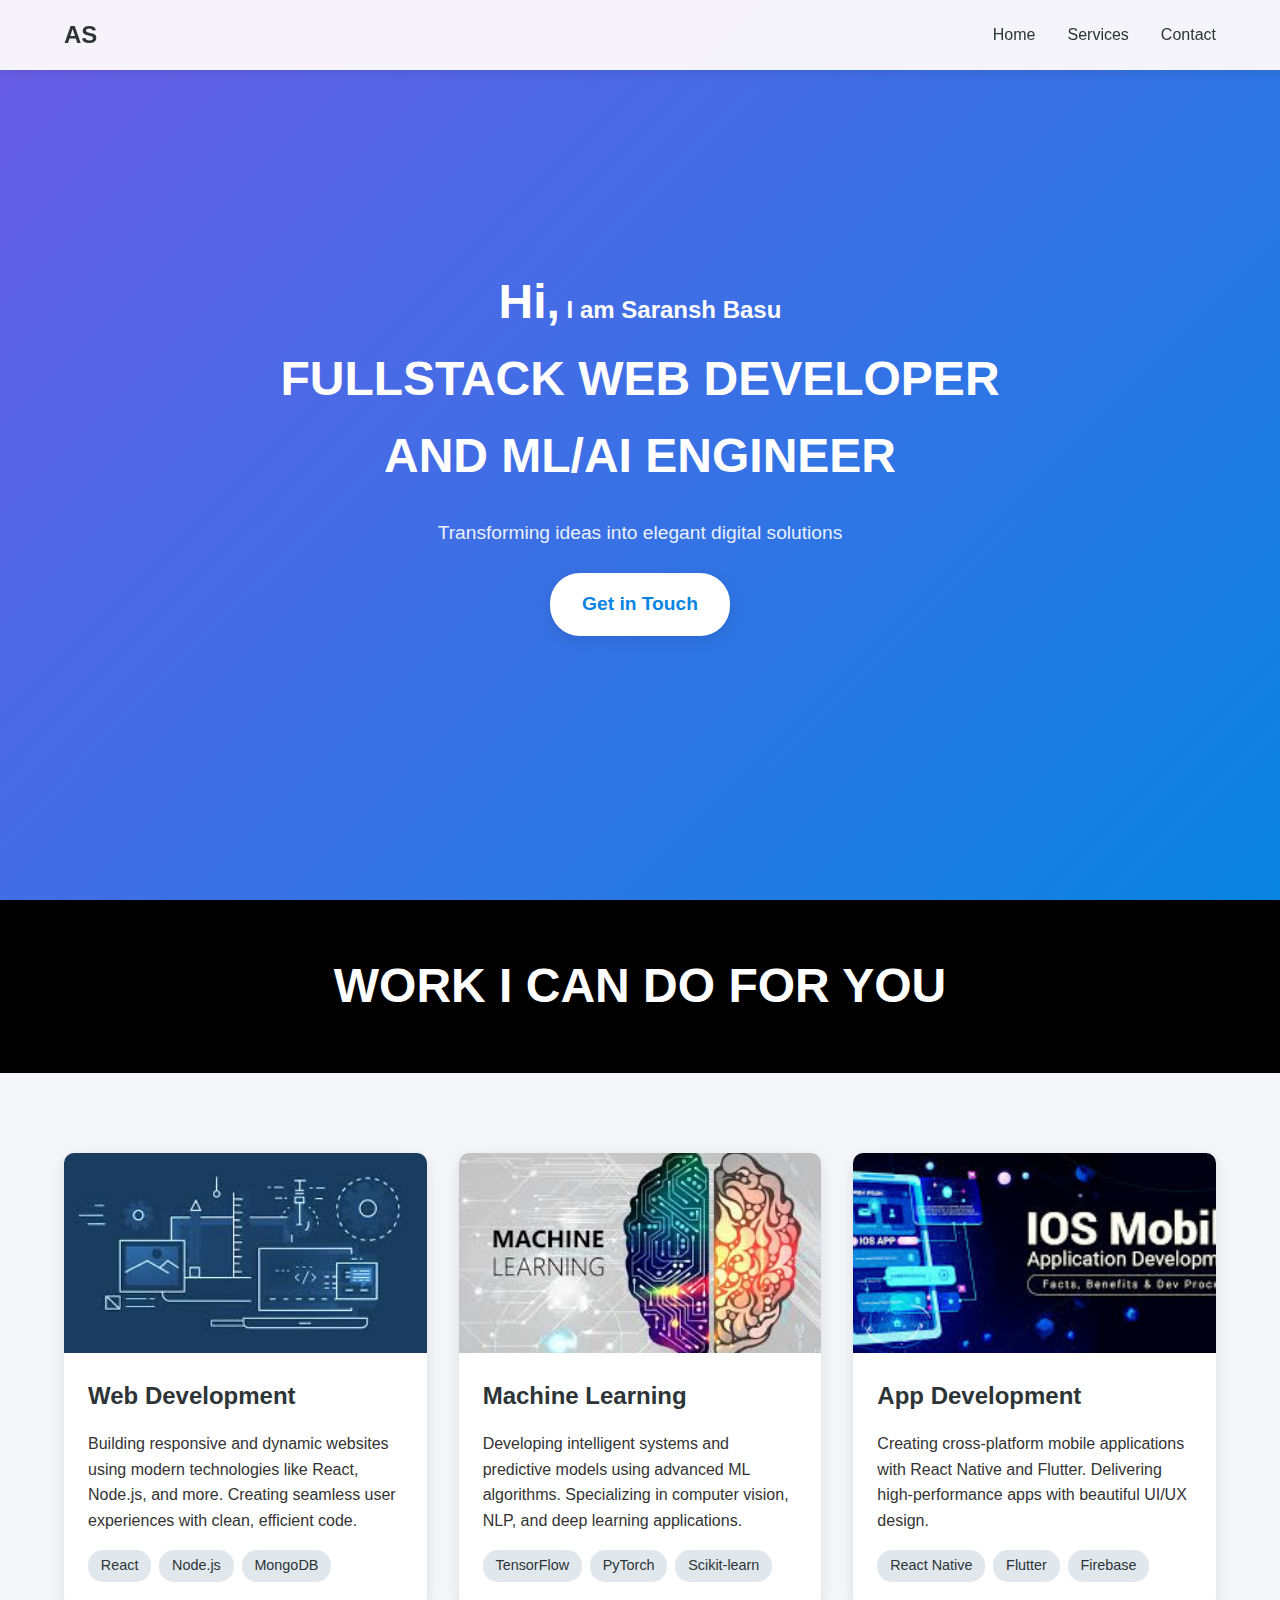
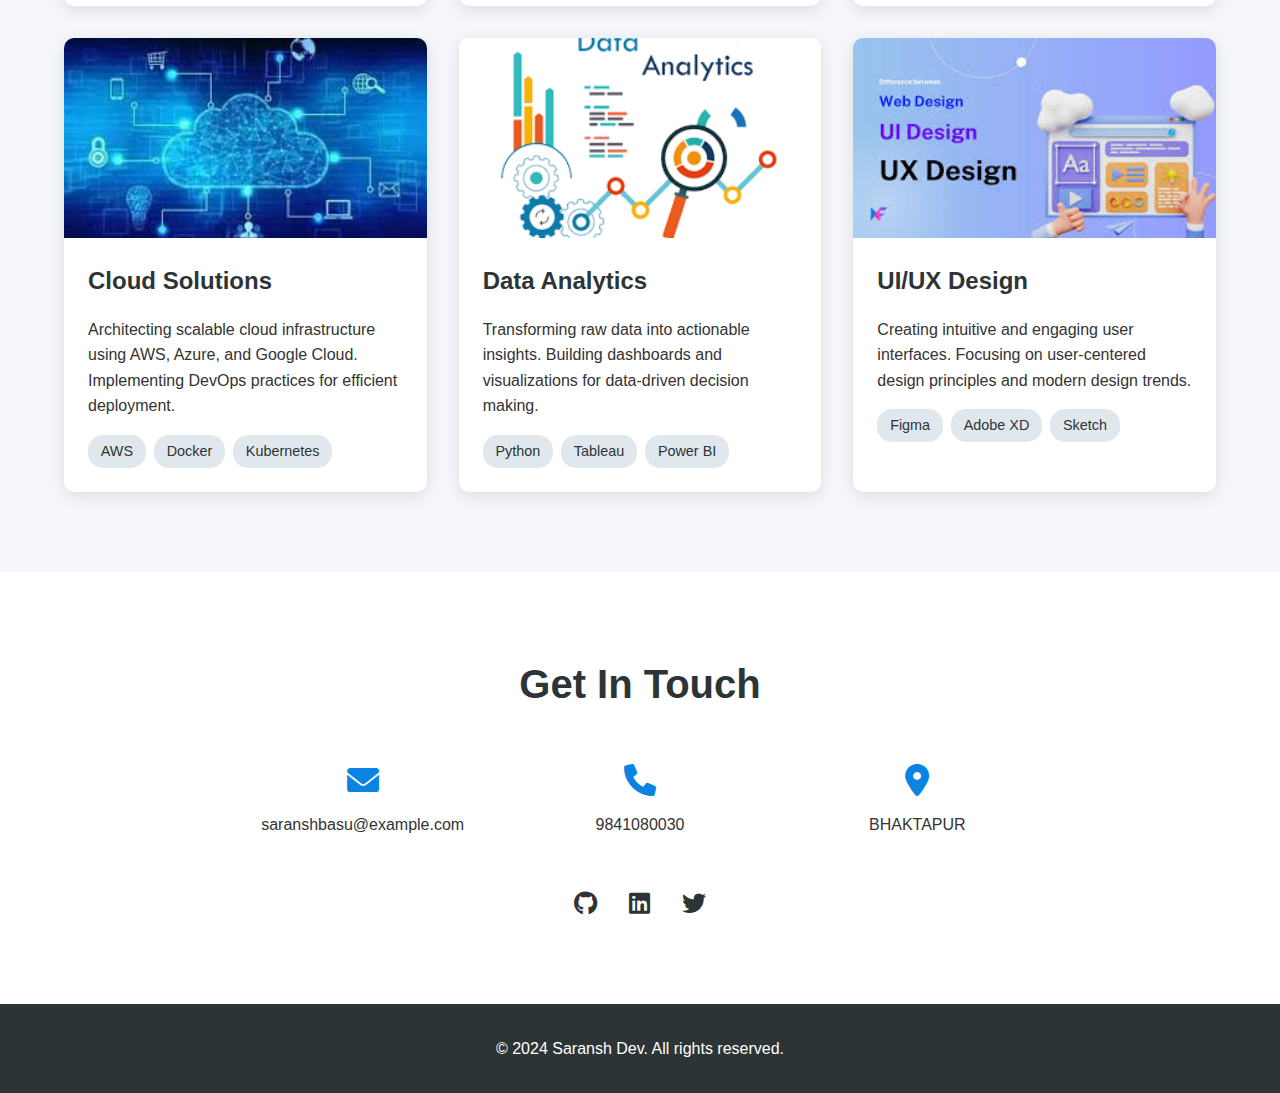
<file: developers landing page/index.html>
<!DOCTYPE html>
<html lang="en">
<head>
    <meta charset="UTF-8">
    <meta name="viewport" content="width=device-width, initial-scale=1.0">
    <meta http-equiv="X-UA-Compatible" content="ie=edge">
    <link rel="stylesheet" href="style.css">
    <link rel="stylesheet" href="https://cdnjs.cloudflare.com/ajax/libs/font-awesome/6.0.0/css/all.min.css">
    <title>SARANSH DEV</title>
</head>
<body>
    <nav class="navbar">
        <div class="logo">AS</div>
        <ul class="nav-links">
            <li><a href="#home">Home</a></li>
            <li><a href="#services">Services</a></li>
            <li><a href="#contact">Contact</a></li>
        </ul>
    </nav>

    <section class="hero" id="home">
        <div class="text_container">
            <h2><span class="lg_text">Hi,</span> I am Saransh Basu</h2>
            <h1 class="lg_text">FULLSTACK WEB DEVELOPER AND ML/AI ENGINEER</h1>
            <p class="hero-description">Transforming ideas into elegant digital solutions</p>
            <a href="#contact" class="cta-button">Get in Touch</a>
        </div>
    </section>

    <section class="black_box" id="services">
        <h1>WORK I CAN DO FOR YOU</h1>
    </section>

    <section class="work">
        <div class="card">
            <div class="images">
                <img src="download (1).jpeg" alt="Web Development">
            </div>
            <div class="work_card">
                <h2>Web Development</h2>
                <p>Building responsive and dynamic websites using modern technologies like React, Node.js, and more. Creating seamless user experiences with clean, efficient code.</p>
                <div class="tech-stack">
                    <span>React</span>
                    <span>Node.js</span>
                    <span>MongoDB</span>
                </div>
            </div>
        </div>

        <div class="card">
            <div class="images">
                <img src="download.jpeg" alt="Machine Learning">
            </div>
            <div class="work_card">
                <h2>Machine Learning</h2>
                <p>Developing intelligent systems and predictive models using advanced ML algorithms. Specializing in computer vision, NLP, and deep learning applications.</p>
                <div class="tech-stack">
                    <span>TensorFlow</span>
                    <span>PyTorch</span>
                    <span>Scikit-learn</span>
                </div>
            </div>
        </div>

        <div class="card">
            <div class="images">
                <img src="images.jpeg" alt="App Development">
            </div>
            <div class="work_card">
                <h2>App Development</h2>
                <p>Creating cross-platform mobile applications with React Native and Flutter. Delivering high-performance apps with beautiful UI/UX design.</p>
                <div class="tech-stack">
                    <span>React Native</span>
                    <span>Flutter</span>
                    <span>Firebase</span>
                </div>
            </div>
        </div>

        <div class="card">
            <div class="images">
                <img src="download (2).jpeg" alt="Cloud Solutions">
            </div>
            <div class="work_card">
                <h2>Cloud Solutions</h2>
                <p>Architecting scalable cloud infrastructure using AWS, Azure, and Google Cloud. Implementing DevOps practices for efficient deployment.</p>
                <div class="tech-stack">
                    <span>AWS</span>
                    <span>Docker</span>
                    <span>Kubernetes</span>
                </div>
            </div>
        </div>

        <div class="card">
            <div class="images">
                <img src="download.png" alt="Data Analytics">
            </div>
            <div class="work_card">
                <h2>Data Analytics</h2>
                <p>Transforming raw data into actionable insights. Building dashboards and visualizations for data-driven decision making.</p>
                <div class="tech-stack">
                    <span>Python</span>
                    <span>Tableau</span>
                    <span>Power BI</span>
                </div>
            </div>
        </div>

        <div class="card">
            <div class="images">
                <img src="images (1).jpeg" alt="UI/UX Design">
            </div>
            <div class="work_card">
                <h2>UI/UX Design</h2>
                <p>Creating intuitive and engaging user interfaces. Focusing on user-centered design principles and modern design trends.</p>
                <div class="tech-stack">
                    <span>Figma</span>
                    <span>Adobe XD</span>
                    <span>Sketch</span>
                </div>
            </div>
        </div>
    </section>

    <section class="contact" id="contact">
        <h2>Get In Touch</h2>
        <div class="contact-container">
            <div class="contact-info">
                <div class="contact-item">
                    <i class="fas fa-envelope"></i>
                    <p>saranshbasu@example.com</p>
                </div>
                <div class="contact-item">
                    <i class="fas fa-phone"></i>
                    <p>9841080030</p>
                </div>
                <div class="contact-item">
                    <i class="fas fa-map-marker-alt"></i>
                    <p>BHAKTAPUR</p>
                </div>
            </div>
            <div class="social-links">
                <a href="#"><i class="fab fa-github"></i></a>
                <a href="#"><i class="fab fa-linkedin"></i></a>
                <a href="#"><i class="fab fa-twitter"></i></a>
            </div>
        </div>
    </section>

    <footer>
        <p>&copy; 2024 Saransh Dev. All rights reserved.</p>
    </footer>
</body>
</html>
</file>
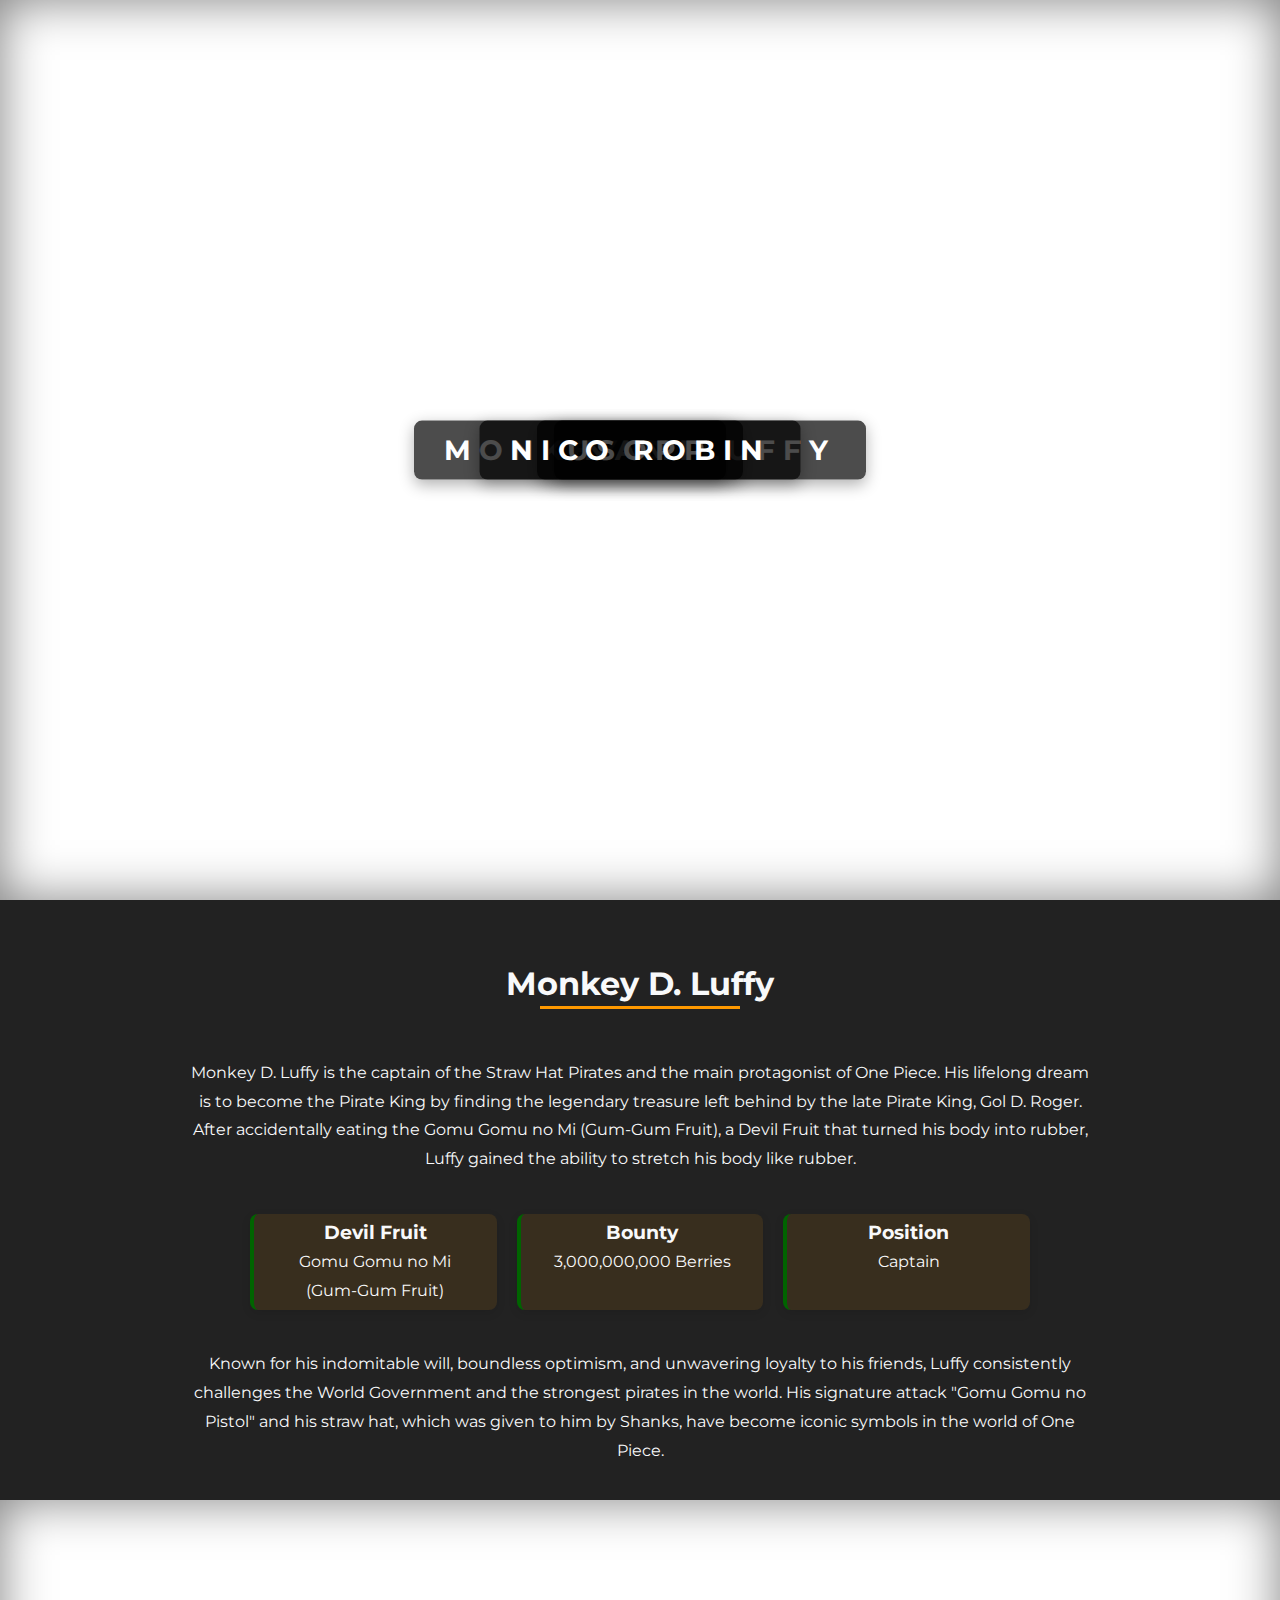
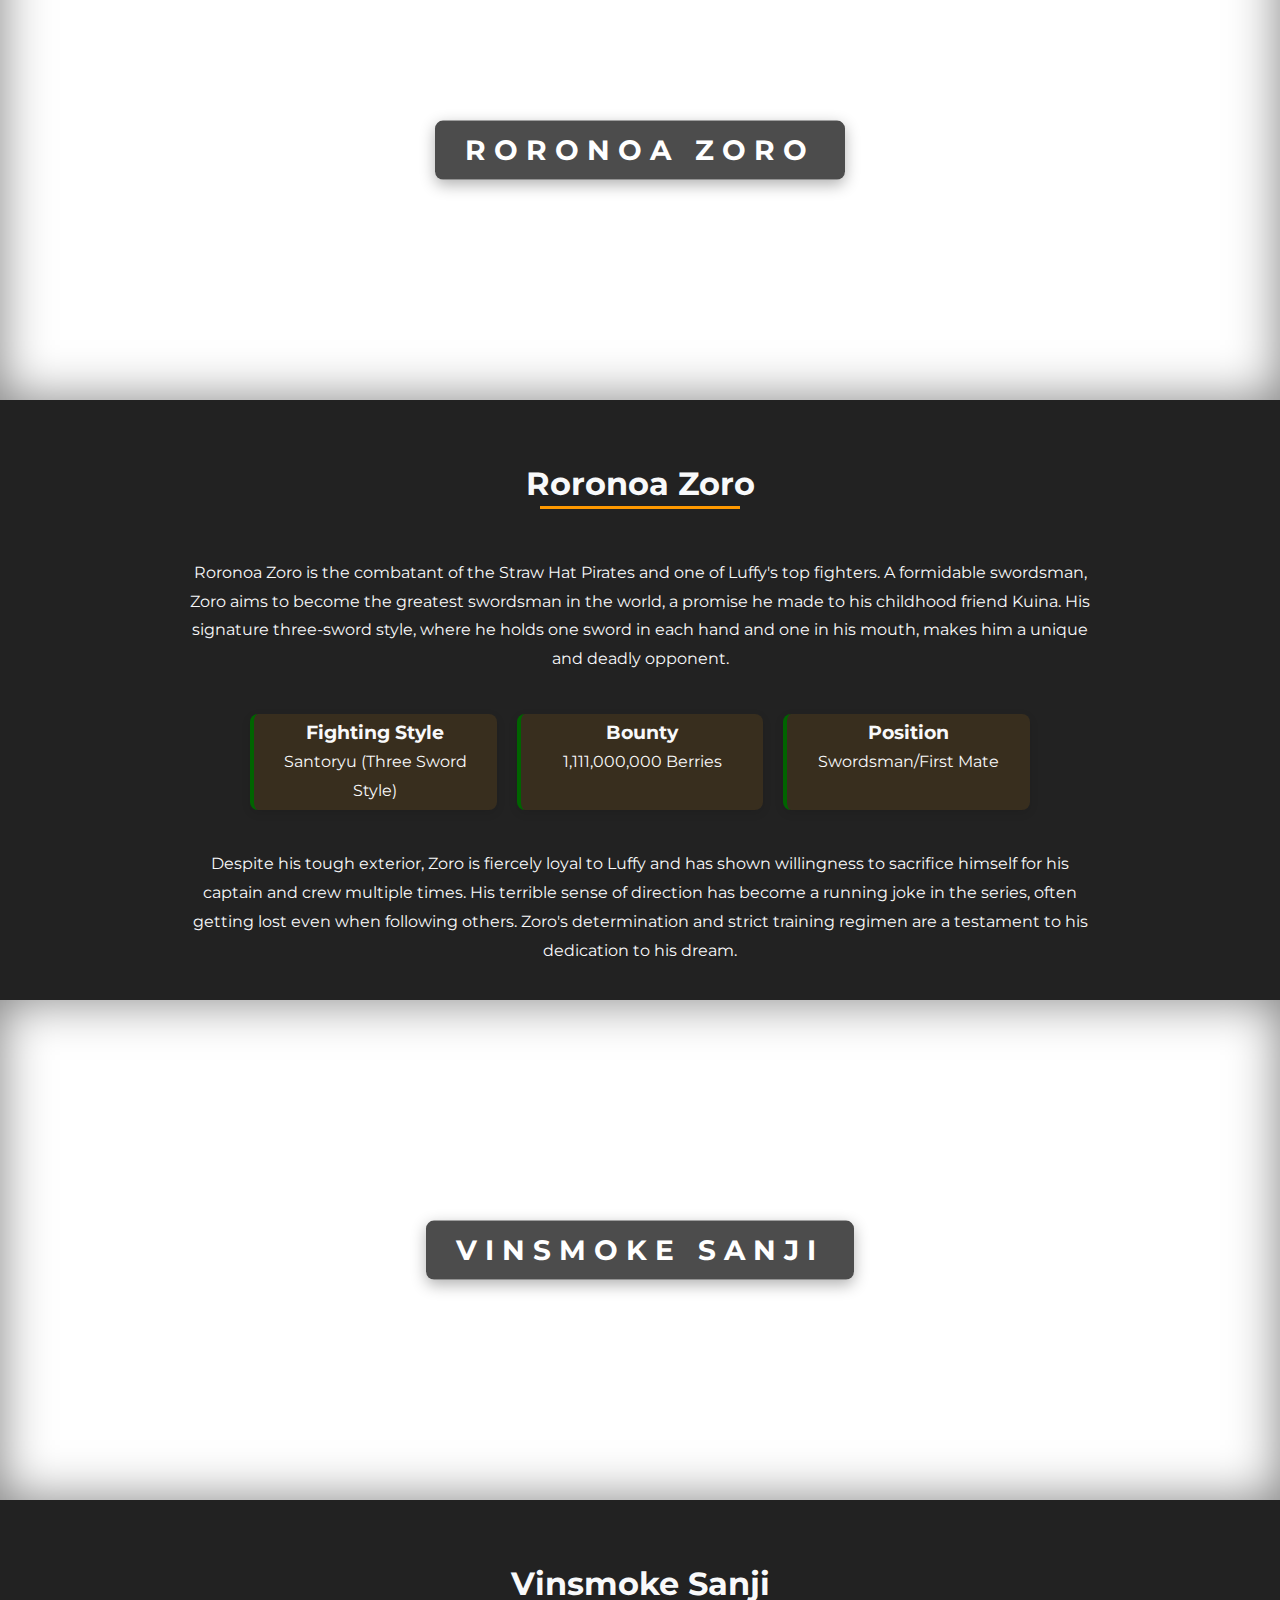
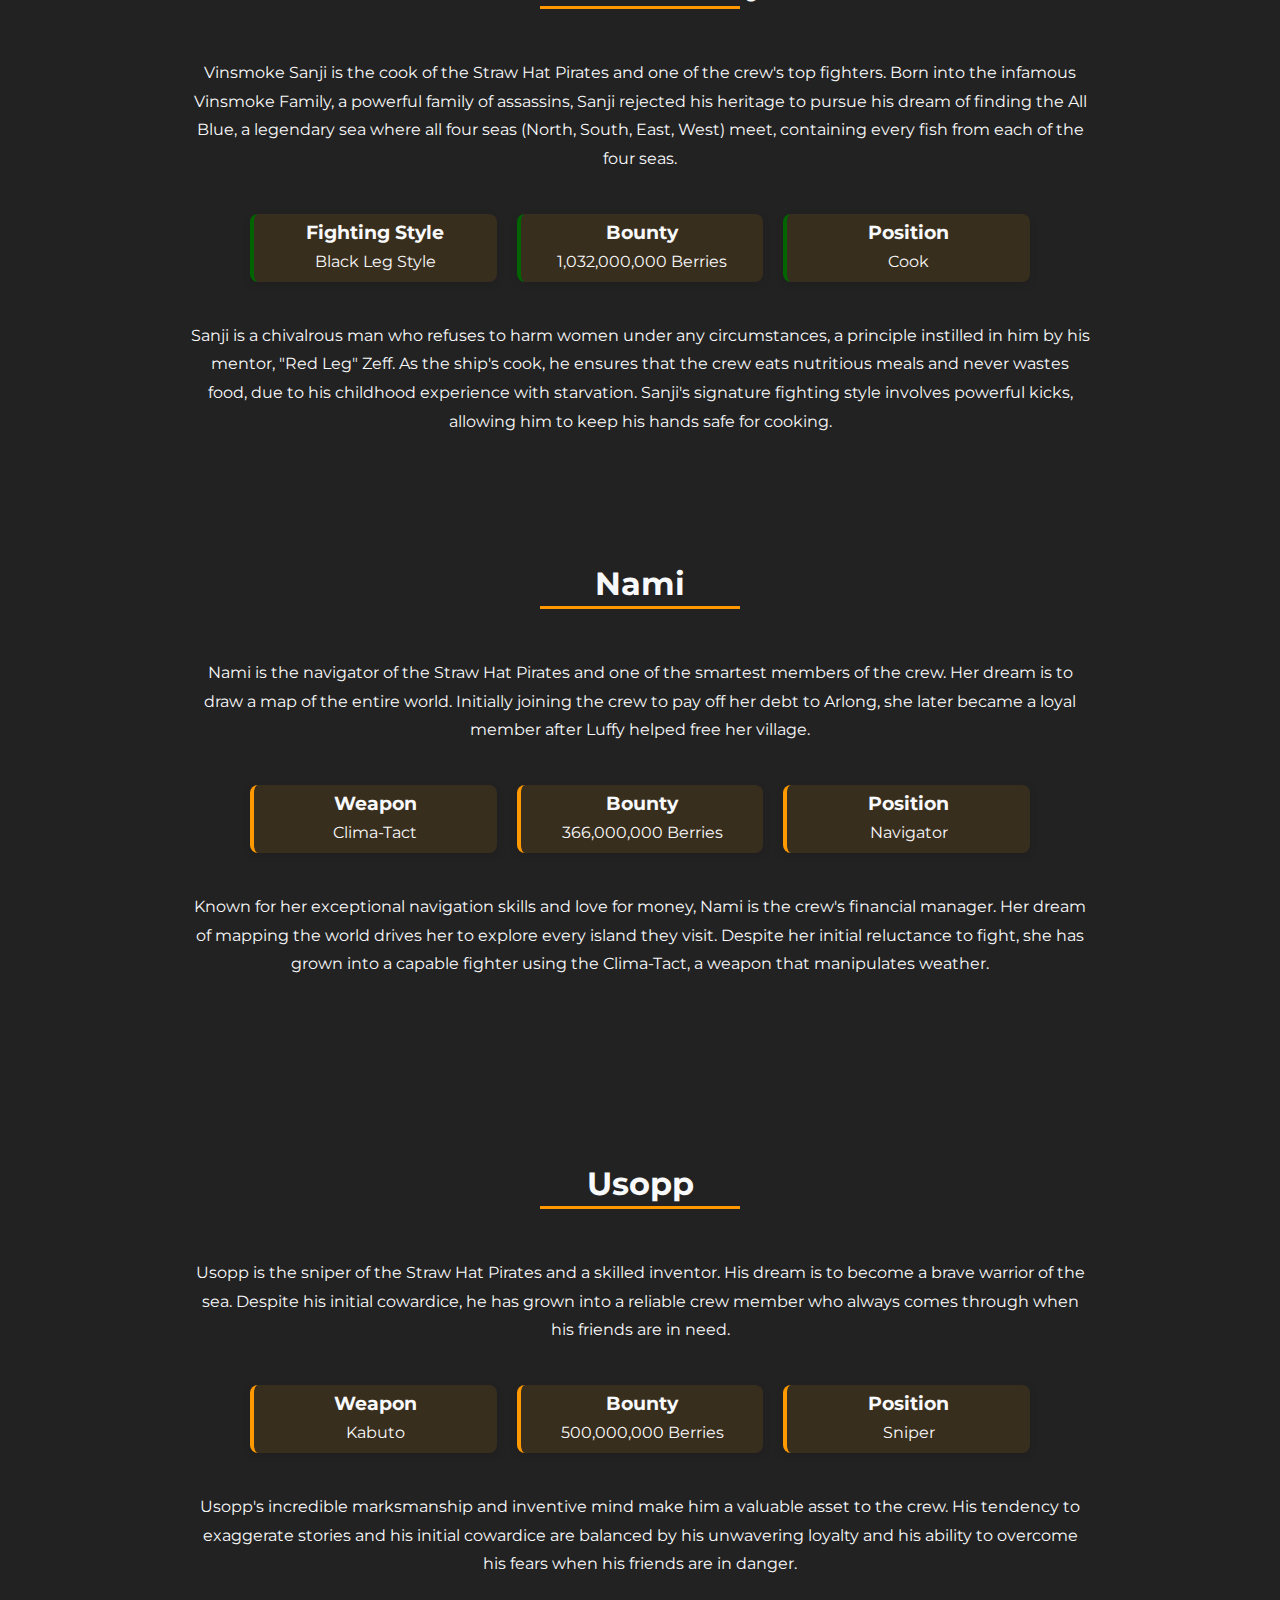
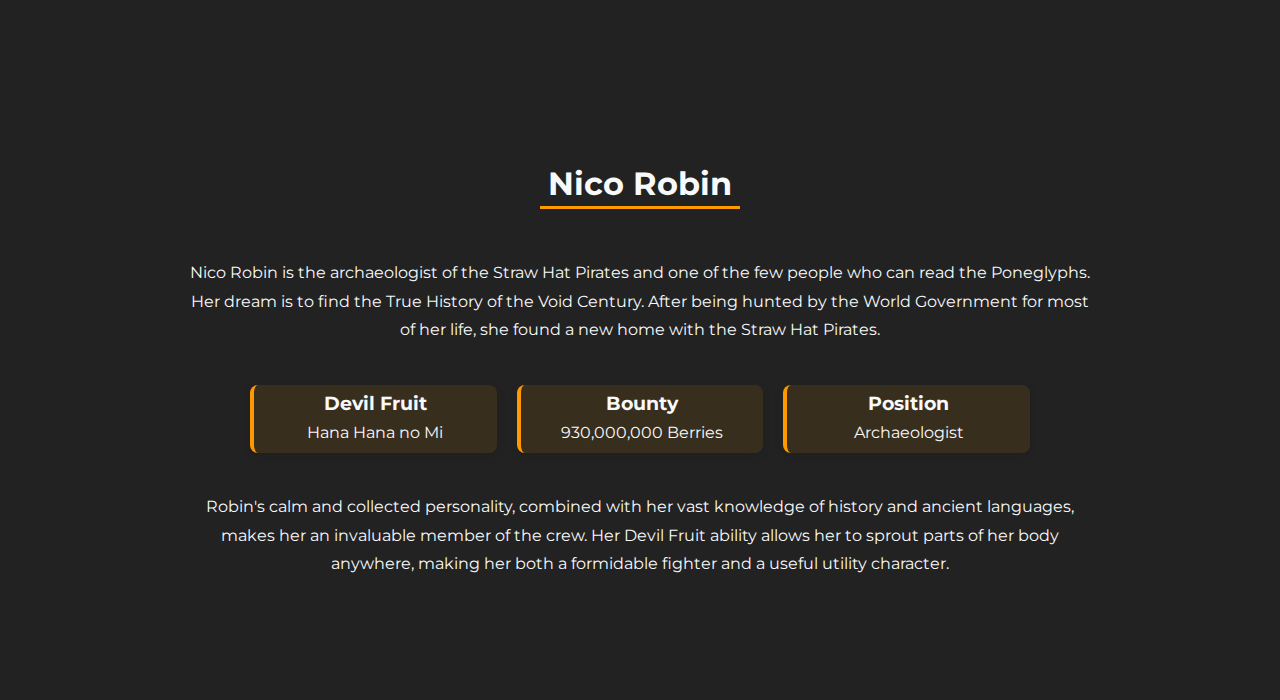
<file: parallelexwebsite/index.html>
<!DOCTYPE html>
<html lang="en">
<head>
    <meta charset="UTF-8">
    <meta name="viewport" content="width=device-width, initial-scale=1.0">
    <title>One Piece - Straw Hat Pirates</title>
    <link rel="preconnect" href="https://fonts.googleapis.com">
    <link rel="preconnect" href="https://fonts.gstatic.com" crossorigin>
    <link href="https://fonts.googleapis.com/css2?family=Montserrat:wght@400;500;700;800&display=swap" rel="stylesheet">
    <link rel="stylesheet" href="style.css">
</head>
<body>
    <section class="pimg1">
        <div class="ptext">
            <span class="textbg">MONKEY D. LUFFY</span>
        </div>
    </section>
    <section class="section section-dark zoro-color">
        <h2>Monkey D. Luffy</h2>
        <div class="character-info">
            <p>Monkey D. Luffy is the captain of the Straw Hat Pirates and the main protagonist of One Piece. His lifelong dream is to become the Pirate King by finding the legendary treasure left behind by the late Pirate King, Gol D. Roger. After accidentally eating the Gomu Gomu no Mi (Gum-Gum Fruit), a Devil Fruit that turned his body into rubber, Luffy gained the ability to stretch his body like rubber.</p>
            
            <div class="character-stats">
                <div class="stat-box">
                    <h3>Devil Fruit</h3>
                    <p>Gomu Gomu no Mi (Gum-Gum Fruit)</p>
                </div>
                <div class="stat-box">
                    <h3>Bounty</h3>
                    <p>3,000,000,000 Berries</p>
                </div>
                <div class="stat-box">
                    <h3>Position</h3>
                    <p>Captain</p>
                </div>
            </div>
            
            <p>Known for his indomitable will, boundless optimism, and unwavering loyalty to his friends, Luffy consistently challenges the World Government and the strongest pirates in the world. His signature attack "Gomu Gomu no Pistol" and his straw hat, which was given to him by Shanks, have become iconic symbols in the world of One Piece.</p>
        </div>
    </section>
    <section class="pimg2">
        <div class="ptext">
            <span class="textbg">RORONOA ZORO</span>
        </div>
    </section>
    <section class="section section-dark zoro-color">
        <h2>Roronoa Zoro</h2>
        <div class="character-info">
            <p>Roronoa Zoro is the combatant of the Straw Hat Pirates and one of Luffy's top fighters. A formidable swordsman, Zoro aims to become the greatest swordsman in the world, a promise he made to his childhood friend Kuina. His signature three-sword style, where he holds one sword in each hand and one in his mouth, makes him a unique and deadly opponent.</p>
            
            <div class="character-stats">
                <div class="stat-box">
                    <h3>Fighting Style</h3>
                    <p>Santoryu (Three Sword Style)</p>
                </div>
                <div class="stat-box">
                    <h3>Bounty</h3>
                    <p>1,111,000,000 Berries</p>
                </div>
                <div class="stat-box">
                    <h3>Position</h3>
                    <p>Swordsman/First Mate</p>
                </div>
            </div>
            
            <p>Despite his tough exterior, Zoro is fiercely loyal to Luffy and has shown willingness to sacrifice himself for his captain and crew multiple times. His terrible sense of direction has become a running joke in the series, often getting lost even when following others. Zoro's determination and strict training regimen are a testament to his dedication to his dream.</p>
        </div>
    </section>
    <section class="pimg3">
        <div class="ptext">
            <span class="textbg">VINSMOKE SANJI</span>
        </div>
    </section>
    <section class="section section-dark zoro-color">
        <h2>Vinsmoke Sanji</h2>
        <div class="character-info">
            <p>Vinsmoke Sanji is the cook of the Straw Hat Pirates and one of the crew's top fighters. Born into the infamous Vinsmoke Family, a powerful family of assassins, Sanji rejected his heritage to pursue his dream of finding the All Blue, a legendary sea where all four seas (North, South, East, West) meet, containing every fish from each of the four seas.</p>
            
            <div class="character-stats">
                <div class="stat-box">
                    <h3>Fighting Style</h3>
                    <p>Black Leg Style</p>
                </div>
                <div class="stat-box">
                    <h3>Bounty</h3>
                    <p>1,032,000,000 Berries</p>
                </div>
                <div class="stat-box">
                    <h3>Position</h3>
                    <p>Cook</p>
                </div>
            </div>
            
            <p>Sanji is a chivalrous man who refuses to harm women under any circumstances, a principle instilled in him by his mentor, "Red Leg" Zeff. As the ship's cook, he ensures that the crew eats nutritious meals and never wastes food, due to his childhood experience with starvation. Sanji's signature fighting style involves powerful kicks, allowing him to keep his hands safe for cooking.</p>
        </div>
    </section>
    <section class="pimg4">
        <div class="ptext">
            <span class="textbg">NAMI</span>
        </div>
    </section>
    <section class="section section-dark nami-color">
        <h2>Nami</h2>
        <div class="character-info">
            <p>Nami is the navigator of the Straw Hat Pirates and one of the smartest members of the crew. Her dream is to draw a map of the entire world. Initially joining the crew to pay off her debt to Arlong, she later became a loyal member after Luffy helped free her village.</p>
            
            <div class="character-stats">
                <div class="stat-box">
                    <h3>Weapon</h3>
                    <p>Clima-Tact</p>
                </div>
                <div class="stat-box">
                    <h3>Bounty</h3>
                    <p>366,000,000 Berries</p>
                </div>
                <div class="stat-box">
                    <h3>Position</h3>
                    <p>Navigator</p>
                </div>
            </div>
            
            <p>Known for her exceptional navigation skills and love for money, Nami is the crew's financial manager. Her dream of mapping the world drives her to explore every island they visit. Despite her initial reluctance to fight, she has grown into a capable fighter using the Clima-Tact, a weapon that manipulates weather.</p>
        </div>
    </section>
    <section class="pimg5">
        <div class="ptext">
            <span class="textbg">USOPP</span>
        </div>
    </section>
    <section class="section section-dark usopp-color">
        <h2>Usopp</h2>
        <div class="character-info">
            <p>Usopp is the sniper of the Straw Hat Pirates and a skilled inventor. His dream is to become a brave warrior of the sea. Despite his initial cowardice, he has grown into a reliable crew member who always comes through when his friends are in need.</p>
            
            <div class="character-stats">
                <div class="stat-box">
                    <h3>Weapon</h3>
                    <p>Kabuto</p>
                </div>
                <div class="stat-box">
                    <h3>Bounty</h3>
                    <p>500,000,000 Berries</p>
                </div>
                <div class="stat-box">
                    <h3>Position</h3>
                    <p>Sniper</p>
                </div>
            </div>
            
            <p>Usopp's incredible marksmanship and inventive mind make him a valuable asset to the crew. His tendency to exaggerate stories and his initial cowardice are balanced by his unwavering loyalty and his ability to overcome his fears when his friends are in danger.</p>
        </div>
    </section>
    <section class="pimg6">
        <div class="ptext">
            <span class="textbg">NICO ROBIN</span>
        </div>
    </section>
    <section class="section section-dark robin-color">
        <h2>Nico Robin</h2>
        <div class="character-info">
            <p>Nico Robin is the archaeologist of the Straw Hat Pirates and one of the few people who can read the Poneglyphs. Her dream is to find the True History of the Void Century. After being hunted by the World Government for most of her life, she found a new home with the Straw Hat Pirates.</p>
            
            <div class="character-stats">
                <div class="stat-box">
                    <h3>Devil Fruit</h3>
                    <p>Hana Hana no Mi</p>
                </div>
                <div class="stat-box">
                    <h3>Bounty</h3>
                    <p>930,000,000 Berries</p>
                </div>
                <div class="stat-box">
                    <h3>Position</h3>
                    <p>Archaeologist</p>
                </div>
            </div>
            
            <p>Robin's calm and collected personality, combined with her vast knowledge of history and ancient languages, makes her an invaluable member of the crew. Her Devil Fruit ability allows her to sprout parts of her body anywhere, making her both a formidable fighter and a useful utility character.</p>
        </div>
    </section>
</body>
</html>
</file>
<file: parallelexwebsite/style.css>
* {
    margin: 0;
    padding: 0;
    box-sizing: border-box;
    cursor: pointer;    
}

html,
body {
    height: 100%;
    font-family: 'Montserrat', sans-serif;
    margin: 0;
    font-size: 16px;
    font-weight: 400;
    line-height: 1.8rem;
    color: #333;
}

.pimg1 {
    background-image: url(https://wallpapers.com/images/high/luffy-of-one-piece-anime-i7uxlbv5ne0mgisj.webp);
    min-height: 100%;  
}
.pimg2 {
    background-image: url(https://wallpapers.com/images/high/dark-zoro-with-green-smoke-t8aej1gobl9jxcsd.webp);
    min-height: 500px;  
}
.pimg3 {
    background-image: url(https://wallpapers.com/images/high/3d-vinsmoke-sanji-8fakuy8mxs1u9ok6.webp);
    min-height: 500px;  
}

.pimg1,
.pimg2,
.pimg3 {
    position: relative;
    background-position: center;
    background-size: cover;
    background-repeat: no-repeat;
    background-attachment: fixed;
    box-shadow: inset 0 0 50px rgba(0, 0, 0, 0.5);
    transition: all 0.3s ease;
}

.ptext {
    position: absolute;
    top: 50%;
    left: 50%;
    transform: translate(-50%, -50%);
    text-align: center;
    font-size: 27px;
    letter-spacing: 8px;
    text-transform: uppercase;
    font-weight: 700;
    width: auto;
}

.textbg {
    padding: 15px 30px;
    background-color: rgba(0, 0, 0, 0.7);
    color: white;
    font-size: 28px;
    border-radius: 8px;
    box-shadow: 0 5px 15px rgba(0, 0, 0, 0.3);
    transition: all 0.3s ease;
    display: inline-block;
}

.textbg:hover {
    transform: scale(1.05);
    background-color: rgba(0, 0, 0, 0.8);
    box-shadow: 0 8px 20px rgba(0, 0, 0, 0.4);
}

.section {
    padding: 70px 100px;
    text-align: center;
    height:600px;
}

.section h2 {
    margin-bottom: 30px;
    font-size: 32px;
    color: inherit;
    position: relative;
    display: inline-block;
}

.section h2::after {
    content: '';
    position: absolute;
    bottom: -10px;
    left: 50%;
    transform: translateX(-50%);
    width: 200px;
    height: 3px;
    background-color: #FF9900;
}

.section p {
    max-width: 900px;
    margin: 0 auto;
    line-height: 1.8;
}

.section-light {
    background-color: #f8f9fa;
    color: #333;
}

.section-dark {
    background-color: #222;
    color: #f8f9fa;
}

.character-info {
    display: flex;
    flex-direction: column;
    align-items: center;
    margin-top: 30px;
}

.character-stats {
    display: flex;
    justify-content: space-around;
    width: 100%;
    max-width: 800px;
    margin: 30px auto;
    flex-wrap: wrap;
}

.stat-box {
    background-color: rgba(255, 153, 0, 0.1);
    padding: 5px 25px;
    border-radius: 8px;
    box-shadow: 0 3px 10px rgba(0, 0, 0, 0.1);
    margin: 10px;
    flex: 1;
    min-width: 100px;
    border-left: 4px solid #FF9900;
}

.luffy-color .stat-box {
    border-left-color: #FF0000;
}

.zoro-color .stat-box {
    border-left-color: #006400;
}

.sanji-color .stat-box {
    border-left-color: #FFD700;
}
.stat-box:hover {
    transform: scale(1.05);
    background-color: rgba(0, 0, 0, 0.8);
    box-shadow: 0 8px 20px rgba(0, 0, 0, 0.4);
}

@media screen and (max-width: 768px) {
    .section {
        padding: 40px 20px;
    }
    
    .textbg {
        font-size: 20px;
        padding: 12px 24px;
    }
    
    .stat-box {
        min-width: 150px;
    }
}
</file>
<file: developers landing page/style.css>
/* Reset and base styles */
* {
    margin: 0;
    padding: 0;
    box-sizing: border-box;
    font-family: 'Segoe UI', Tahoma, Geneva, Verdana, sans-serif;
}

body {
    line-height: 1.6;
    color: #333;
}

/* Navbar styles */
.navbar {
    position: fixed;
    top: 0;
    width: 100%;
    background: rgba(255, 251, 251, 0.95);
    padding: 1rem 5%;
    display: flex;
    justify-content: space-between;
    align-items: center;
    box-shadow: 0 2px 10px rgba(0, 0, 0, 0.1);
    z-index: 1000;
}

.logo {
    font-size: 1.5rem;
    font-weight: bold;
    color: #2d3436;
}

.nav-links {
    display: flex;
    list-style: none;
    gap: 2rem;
}

.nav-links a {
    text-decoration: none;
    color: #2d3436;
    font-weight: 500;
    transition: color 0.3s ease;
}

.nav-links a:hover {
    color: #0984e3;
}

/* Hero section */
.hero {
    height: 100vh;
    background: linear-gradient(135deg, #6c5ce7, #0984e3);
    display: flex;
    align-items: center;
    justify-content: center;
    text-align: center;
    padding: 0 1rem;
}

.text_container {
    color: white;
    max-width: 800px;
}

.lg_text {
    font-size: 3rem;
    font-weight: bold;
    margin-bottom: 1rem;
}

.hero-description {
    font-size: 1.2rem;
    margin: 1.5rem 0;
    opacity: 0.9;
}

.cta-button {
    display: inline-block;
    padding: 1rem 2rem;
    background: white;
    color: #0984e3;
    text-decoration: none;
    border-radius: 30px;
    font-weight: bold;
    transition: transform 0.3s ease;
    font-size: 1.2rem;
    box-shadow: 0 4px 15px rgba(0, 0, 0, 0.1);
}

.cta-button:hover {
    transform: translateY(-3px);
}

/* Black box section */
.black_box {
    background:black;
    color: white;
    padding: 3rem 1rem;
    text-align: center;
}

.black_box h1 {
    font-size: 3rem;
    font-weight: bold;
}

/* Work section */
.work {
    padding: 5rem 5%;
    display: grid;
    grid-template-columns: repeat(3, 1fr);
    gap: 2rem;
    background: #f5f6fa;
    max-width: 1400px;
    margin: 0 auto;
}

.card {
    background: white;
    border-radius: 10px;
    overflow: hidden;
    box-shadow: 0 4px 15px rgba(0, 0, 0, 0.1);
    transition: transform 0.3s ease;
    cursor: pointer;
}

.card:hover {
    transform: translateY(-5px);
}

.images {
    height: 200px;
    overflow: hidden;
}

.images img {
    width: 100%;
    height: 100%;
    object-fit: cover;
}

.work_card {
    padding: 1.5rem;
}

.work_card h2 {
    color: #2d3436;
    margin-bottom: 1rem;
}

.tech-stack {
    margin-top: 1rem;
    display: flex;
    flex-wrap: wrap;
    gap: 0.5rem;
}

.tech-stack span {
    background: #e1e8ed;
    padding: 0.3rem 0.8rem;
    border-radius: 15px;
    font-size: 0.9rem;
    color: #2d3436;
}
.tech-stack span:hover {
    background: #0984e3;
    color: white;
}

/* Contact section */
.contact {
    padding: 5rem 5%;
    background: white;
    text-align: center;
}

.contact h2 {
    font-size: 2.5rem;
    color: #2d3436;
    margin-bottom: 3rem;
}

.contact-container {
    max-width: 800px;
    margin: 0 auto;
}

.contact-info {
    display: grid;
    grid-template-columns: repeat(auto-fit, minmax(200px, 1fr));
    gap: 2rem;
    margin-bottom: 3rem;
}

.contact-item {
    display: flex;
    flex-direction: column;
    align-items: center;
    gap: 1rem;
}

.contact-item i {
    font-size: 2rem;
    color: #0984e3;
}

.social-links {
    display: flex;
    justify-content: center;
    gap: 2rem;
}

.social-links a {
    color: #2d3436;
    font-size: 1.5rem;
    transition: color 0.3s ease;
}

.social-links a:hover {
    color: #0984e3;
}

/* Footer */
footer {
    background: #2d3436;
    color: white;
    text-align: center;
    padding: 2rem;
}

/* Responsive design */
@media (max-width: 1200px) {
    .work {
        grid-template-columns: repeat(2, 1fr);
    }
}

@media (max-width: 768px) {
    .lg_text {
        font-size: 2rem;
    }
    
    .nav-links {
        display: none;
    }
    
    .work {
        grid-template-columns: 1fr;
    }
    
    .contact-info {
        grid-template-columns: 1fr;
    }
}
</file>
